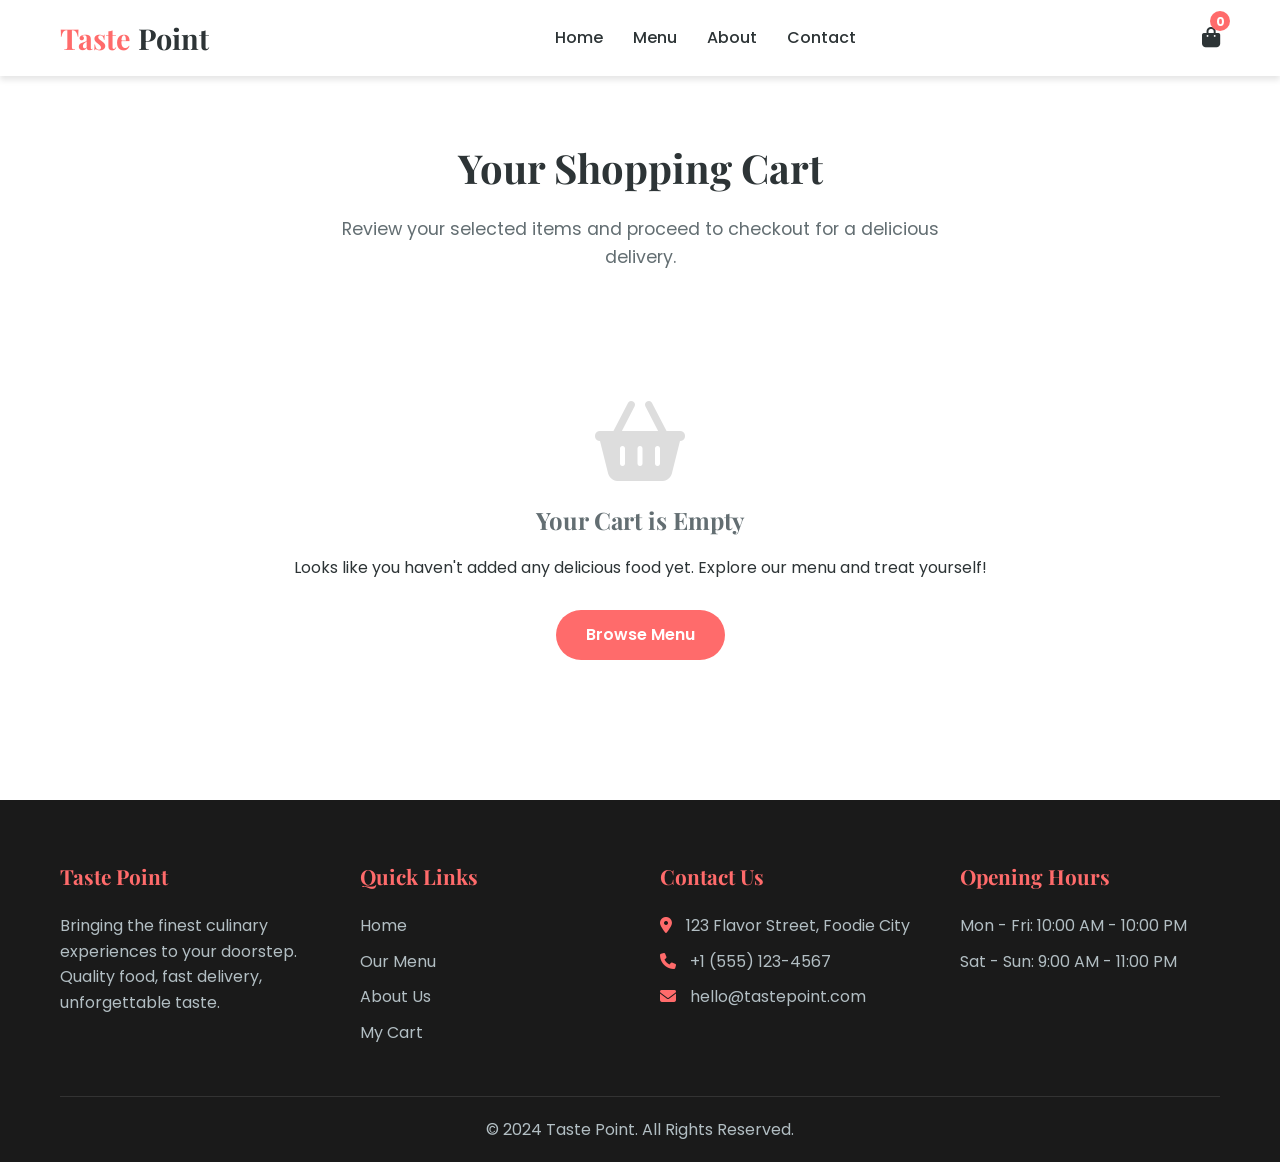
<file: cart.html>
<!DOCTYPE html>
<html lang="en">
<head>
    <meta charset="UTF-8">
    <meta name="viewport" content="width=device-width, initial-scale=1.0">
    <title>Your Cart - Taste Point</title>
    <link rel="preconnect" href="https://fonts.googleapis.com">
    <link rel="preconnect" href="https://fonts.gstatic.com" crossorigin>
    <link href="https://fonts.googleapis.com/css2?family=Playfair+Display:wght@400;700&family=Poppins:wght@300;400;500;600;700&display=swap" rel="stylesheet">
    <link rel="stylesheet" href="https://cdnjs.cloudflare.com/ajax/libs/font-awesome/6.4.0/css/all.min.css">
    <link rel="stylesheet" href="css/style.css">
</head>
<body>
    <header>
        <div class="container">
            <nav>
                <a href="index.html" class="logo">Taste <span>Point</span></a>
                <ul class="nav-links" id="navLinks">
                    <li><a href="index.html">Home</a></li>
                    <li><a href="menu.html">Menu</a></li>
                    <li><a href="index.html#about">About</a></li>
                    <li><a href="index.html#contact">Contact</a></li>
                </ul>
                <div class="nav-icons">
                    <a href="cart.html" class="cart-icon active">
                        <i class="fas fa-shopping-bag"></i>
                        <span class="cart-count" id="cartCount">0</span>
                    </a>
                    <button class="mobile-menu-btn" id="mobileMenuBtn">
                        <i class="fas fa-bars"></i>
                    </button>
                </div>
            </nav>
        </div>
    </header>

    <section class="cart-page">
        <div class="container">
            <div class="section-header">
                <h2>Your Shopping Cart</h2>
                <p>Review your selected items and proceed to checkout for a delicious delivery.</p>
            </div>

            <div id="cartContainer">
                <!-- Cart items rendered by JS -->
            </div>
        </div>
    </section>

    <footer>
        <div class="container">
            <div class="footer-grid">
                <div class="footer-col">
                    <h3>Taste Point</h3>
                    <p>Bringing the finest culinary experiences to your doorstep. Quality food, fast delivery, unforgettable taste.</p>
                </div>
                <div class="footer-col">
                    <h3>Quick Links</h3>
                    <a href="index.html">Home</a>
                    <a href="menu.html">Our Menu</a>
                    <a href="index.html#about">About Us</a>
                    <a href="cart.html">My Cart</a>
                </div>
                <div class="footer-col">
                    <h3>Contact Us</h3>
                    <p><i class="fas fa-map-marker-alt"></i> 123 Flavor Street, Foodie City</p>
                    <p><i class="fas fa-phone"></i> +1 (555) 123-4567</p>
                    <p><i class="fas fa-envelope"></i> hello@tastepoint.com</p>
                </div>
                <div class="footer-col">
                    <h3>Opening Hours</h3>
                    <p>Mon - Fri: 10:00 AM - 10:00 PM</p>
                    <p>Sat - Sun: 9:00 AM - 11:00 PM</p>
                </div>
            </div>
            <div class="footer-bottom">
                <p>© 2024 Taste Point. All Rights Reserved.</p>
            </div>
        </div>
    </footer>

    <script src="js/main.js"></script>
</body>
</html>
</file>
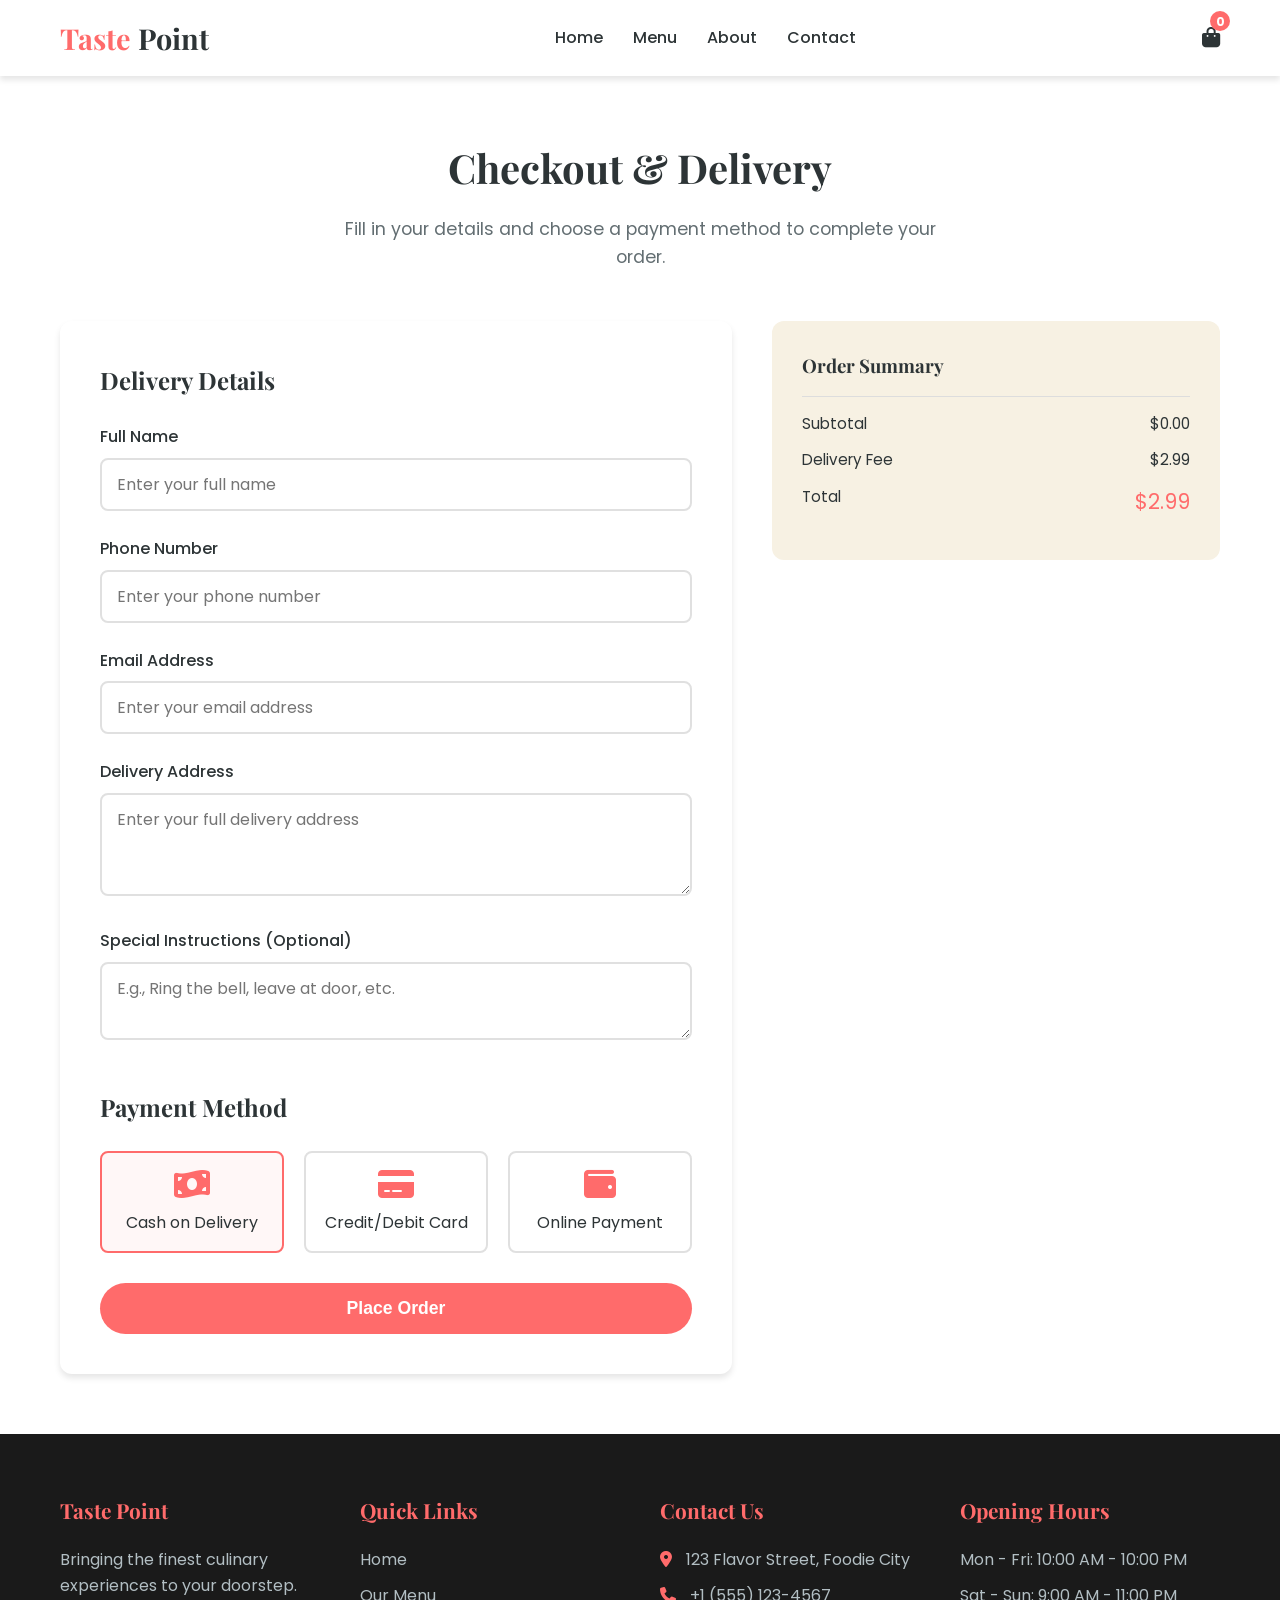
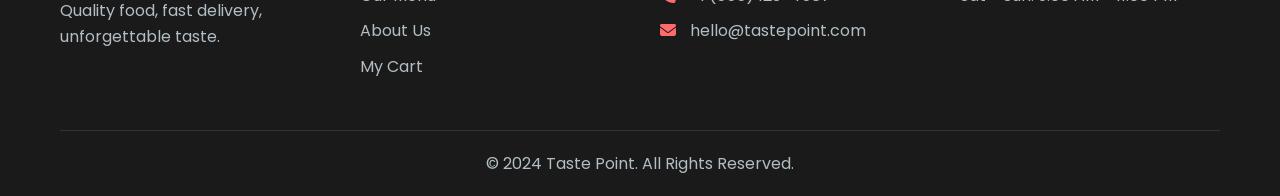
<file: checkout.html>
<!DOCTYPE html>
<html lang="en">
<head>
    <meta charset="UTF-8">
    <meta name="viewport" content="width=device-width, initial-scale=1.0">
    <title>Checkout - Taste Point</title>
    <link rel="preconnect" href="https://fonts.googleapis.com">
    <link rel="preconnect" href="https://fonts.gstatic.com" crossorigin>
    <link href="https://fonts.googleapis.com/css2?family=Playfair+Display:wght@400;700&family=Poppins:wght@300;400;500;600;700&display=swap" rel="stylesheet">
    <link rel="stylesheet" href="https://cdnjs.cloudflare.com/ajax/libs/font-awesome/6.4.0/css/all.min.css">
    <link rel="stylesheet" href="css/style.css">
</head>
<body>
    <header>
        <div class="container">
            <nav>
                <a href="index.html" class="logo">Taste <span>Point</span></a>
                <ul class="nav-links" id="navLinks">
                    <li><a href="index.html">Home</a></li>
                    <li><a href="menu.html">Menu</a></li>
                    <li><a href="index.html#about">About</a></li>
                    <li><a href="index.html#contact">Contact</a></li>
                </ul>
                <div class="nav-icons">
                    <a href="cart.html" class="cart-icon">
                        <i class="fas fa-shopping-bag"></i>
                        <span class="cart-count" id="cartCount">0</span>
                    </a>
                    <button class="mobile-menu-btn" id="mobileMenuBtn">
                        <i class="fas fa-bars"></i>
                    </button>
                </div>
            </nav>
        </div>
    </header>

    <section class="checkout-page">
        <div class="container">
            <div class="section-header">
                <h2>Checkout & Delivery</h2>
                <p>Fill in your details and choose a payment method to complete your order.</p>
            </div>

            <div class="checkout-grid">
                <div class="checkout-form">
                    <h3 style="margin-bottom: 25px; font-size: 1.5rem;">Delivery Details</h3>
                    <form id="checkoutForm">
                        <div class="form-group">
                            <label for="fullName">Full Name</label>
                            <input type="text" id="fullName" name="fullName" placeholder="Enter your full name" required>
                        </div>
                        <div class="form-group">
                            <label for="phone">Phone Number</label>
                            <input type="tel" id="phone" name="phone" placeholder="Enter your phone number" required>
                        </div>
                        <div class="form-group">
                            <label for="email">Email Address</label>
                            <input type="email" id="email" name="email" placeholder="Enter your email address" required>
                        </div>
                        <div class="form-group">
                            <label for="address">Delivery Address</label>
                            <textarea id="address" name="address" rows="3" placeholder="Enter your full delivery address" required></textarea>
                        </div>
                        <div class="form-group">
                            <label for="instructions">Special Instructions (Optional)</label>
                            <textarea id="instructions" name="instructions" rows="2" placeholder="E.g., Ring the bell, leave at door, etc."></textarea>
                        </div>

                        <h3 style="margin: 40px 0 25px; font-size: 1.5rem;">Payment Method</h3>
                        <div class="payment-methods">
                            <div class="payment-method active" data-method="cod">
                                <i class="fas fa-money-bill-wave"></i>
                                <p>Cash on Delivery</p>
                            </div>
                            <div class="payment-method" data-method="card">
                                <i class="fas fa-credit-card"></i>
                                <p>Credit/Debit Card</p>
                            </div>
                            <div class="payment-method" data-method="online">
                                <i class="fas fa-wallet"></i>
                                <p>Online Payment</p>
                            </div>
                        </div>

                        <div style="margin-top: 30px;">
                            <button type="submit" class="btn btn-primary" style="width: 100%; padding: 15px; font-size: 1.1rem;">Place Order</button>
                        </div>
                    </form>
                </div>

                <div class="order-summary-card">
                    <h3>Order Summary</h3>
                    <div id="orderSummary">
                        <!-- Rendered by JS -->
                    </div>
                </div>
            </div>
        </div>
    </section>

    <footer>
        <div class="container">
            <div class="footer-grid">
                <div class="footer-col">
                    <h3>Taste Point</h3>
                    <p>Bringing the finest culinary experiences to your doorstep. Quality food, fast delivery, unforgettable taste.</p>
                </div>
                <div class="footer-col">
                    <h3>Quick Links</h3>
                    <a href="index.html">Home</a>
                    <a href="menu.html">Our Menu</a>
                    <a href="index.html#about">About Us</a>
                    <a href="cart.html">My Cart</a>
                </div>
                <div class="footer-col">
                    <h3>Contact Us</h3>
                    <p><i class="fas fa-map-marker-alt"></i> 123 Flavor Street, Foodie City</p>
                    <p><i class="fas fa-phone"></i> +1 (555) 123-4567</p>
                    <p><i class="fas fa-envelope"></i> hello@tastepoint.com</p>
                </div>
                <div class="footer-col">
                    <h3>Opening Hours</h3>
                    <p>Mon - Fri: 10:00 AM - 10:00 PM</p>
                    <p>Sat - Sun: 9:00 AM - 11:00 PM</p>
                </div>
            </div>
            <div class="footer-bottom">
                <p>© 2024 Taste Point. All Rights Reserved.</p>
            </div>
        </div>
    </footer>

    <script src="js/main.js"></script>
</body>
</html>
</file>
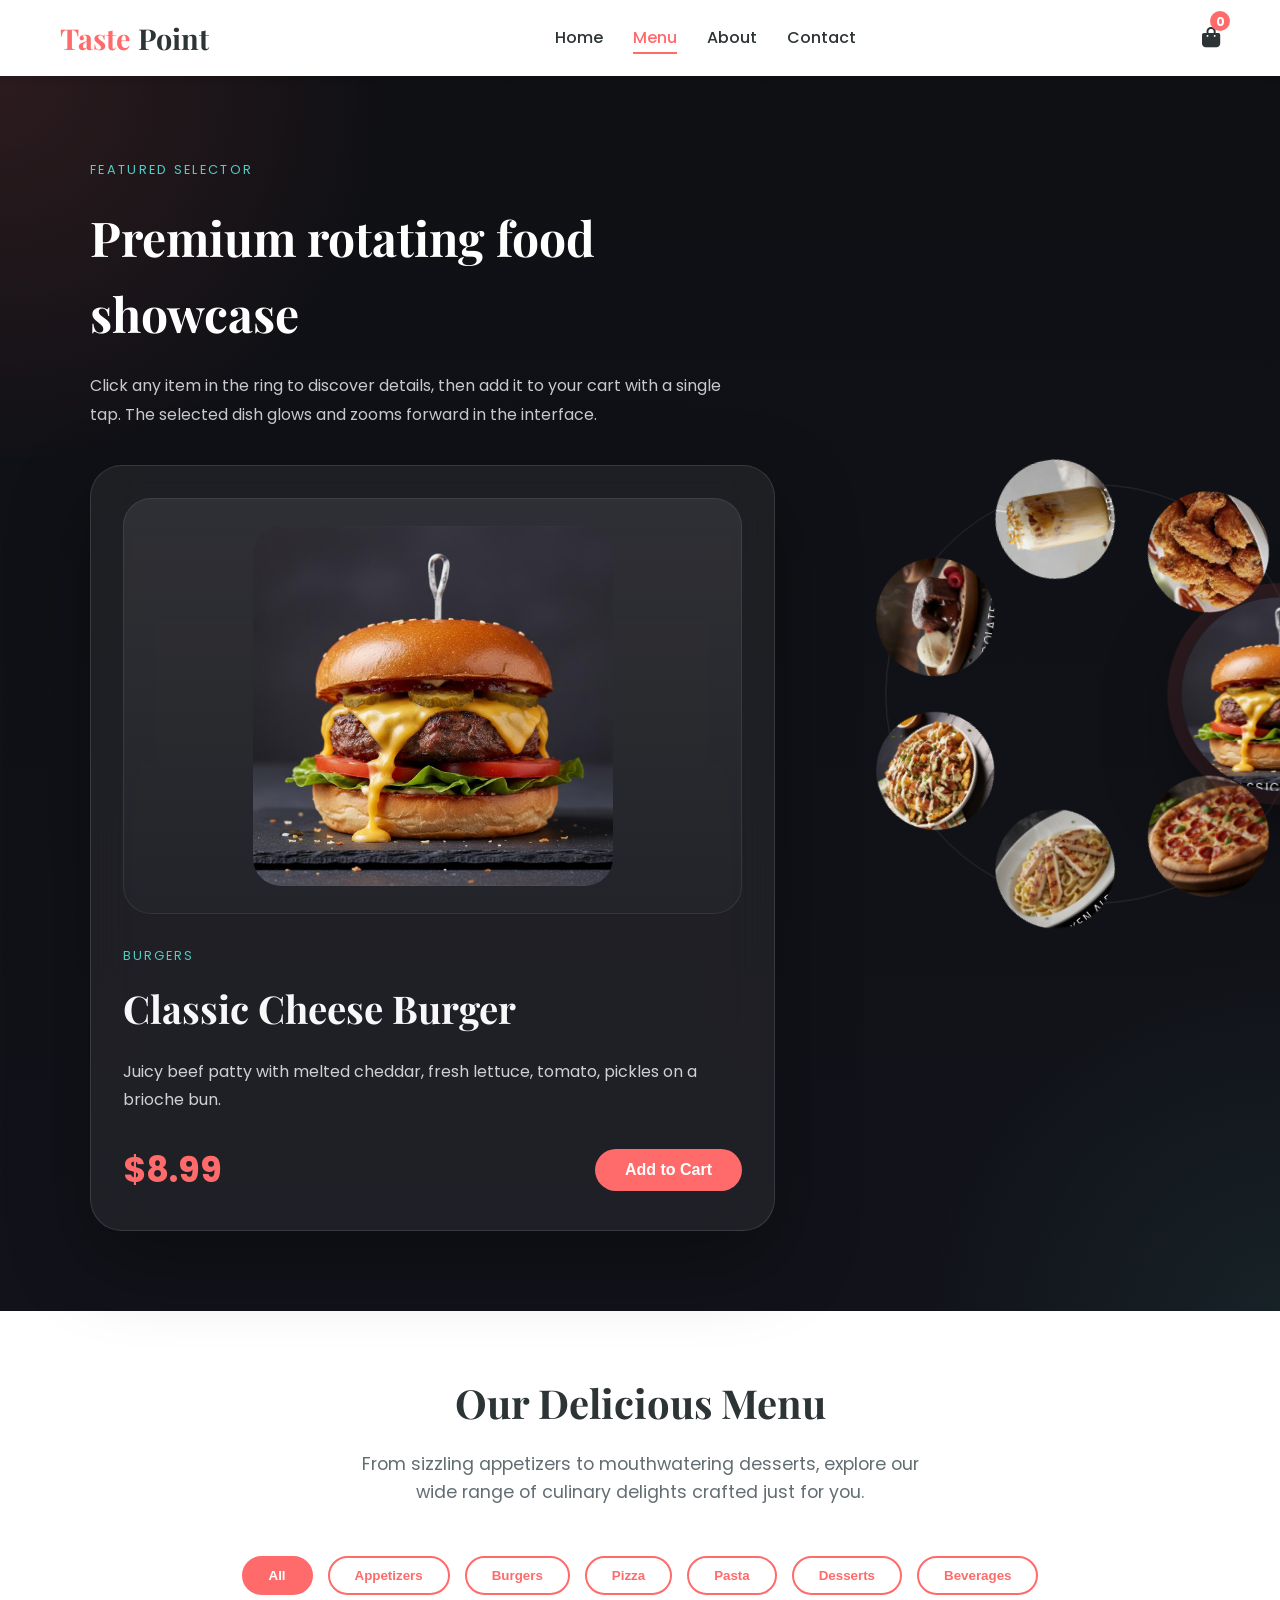
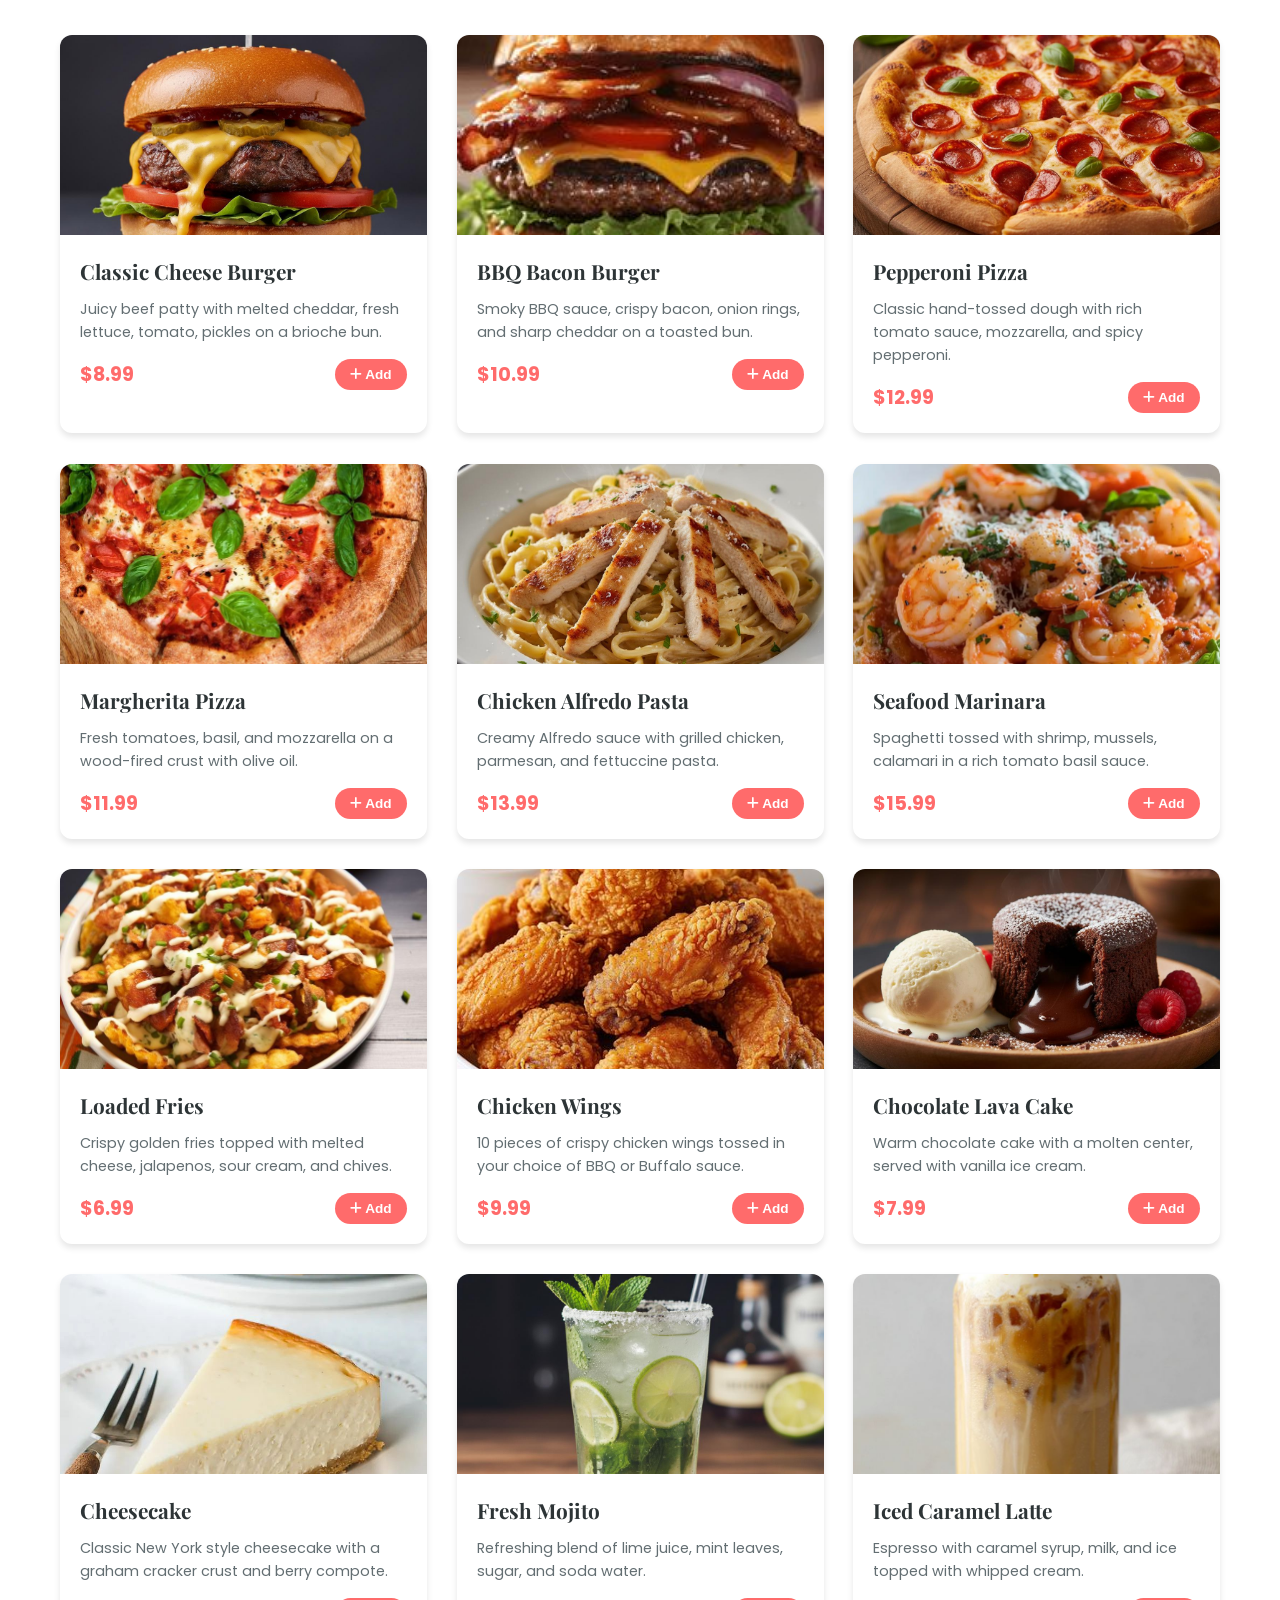
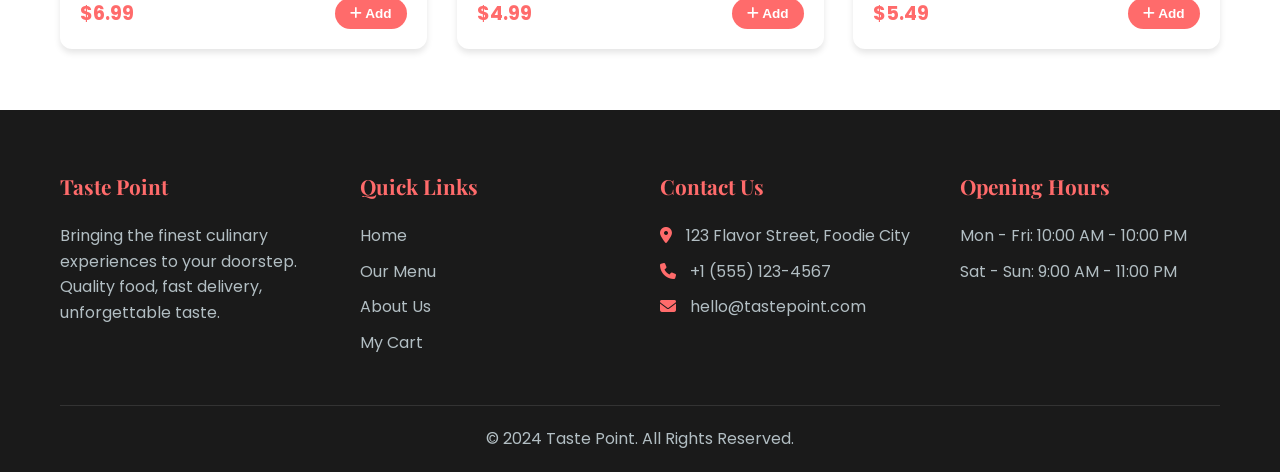
<file: menu.html>
<!DOCTYPE html>
<html lang="en">
<head>
    <meta charset="UTF-8">
    <meta name="viewport" content="width=device-width, initial-scale=1.0">
    <title>Our Menu - Taste Point</title>
    <link rel="preconnect" href="https://fonts.googleapis.com">
    <link rel="preconnect" href="https://fonts.gstatic.com" crossorigin>
    <link href="https://fonts.googleapis.com/css2?family=Playfair+Display:wght@400;700&family=Poppins:wght@300;400;500;600;700&display=swap" rel="stylesheet">
    <link rel="stylesheet" href="https://cdnjs.cloudflare.com/ajax/libs/font-awesome/6.4.0/css/all.min.css">
    <link rel="stylesheet" href="css/style.css">
</head>
<body>
    <header>
        <div class="container">
            <nav>
                <a href="index.html" class="logo">Taste <span>Point</span></a>
                <ul class="nav-links" id="navLinks">
                    <li><a href="index.html">Home</a></li>
                    <li><a href="menu.html" class="active">Menu</a></li>
                    <li><a href="index.html#about">About</a></li>
                    <li><a href="index.html#contact">Contact</a></li>
                </ul>
                <div class="nav-icons">
                    <a href="cart.html" class="cart-icon">
                        <i class="fas fa-shopping-bag"></i>
                        <span class="cart-count" id="cartCount">0</span>
                    </a>
                    <button class="mobile-menu-btn" id="mobileMenuBtn">
                        <i class="fas fa-bars"></i>
                    </button>
                </div>
            </nav>
        </div>
    </header>

    <section class="menu-showcase">
        <div class="container showcase-grid">
            <div class="showcase-panel">
                <div class="showcase-label">Featured selector</div>
                <h2>Premium rotating food showcase</h2>
                <p>Click any item in the ring to discover details, then add it to your cart with a single tap. The selected dish glows and zooms forward in the interface.</p>

                <div class="showcase-card glass-card">
                    <div class="food-preview">
                        <img id="showcasePreviewImage" src="images/food-burger.jpg" alt="Selected food">
                    </div>
                    <div class="food-info">
                        <span class="food-category" id="showcaseCategory">Burgers</span>
                        <h3 id="showcaseName">Classic Cheese Burger</h3>
                        <p id="showcaseDescription">Juicy beef patty with melted cheddar, fresh lettuce, tomato, pickles on a brioche bun.</p>
                        <div class="food-meta">
                            <span class="price" id="showcasePrice">$8.99</span>
                            <button class="btn btn-primary" id="showcaseAddButton">Add to Cart</button>
                        </div>
                    </div>
                </div>
            </div>

            <div class="showcase-ring" id="showcaseRing" aria-label="Rotating food selector"></div>
        </div>
    </section>

    <section class="menu-page">
        <div class="container">
            <div class="section-header">
                <h2>Our Delicious Menu</h2>
                <p>From sizzling appetizers to mouthwatering desserts, explore our wide range of culinary delights crafted just for you.</p>
            </div>

            <div class="menu-categories" id="menuCategories">
                <button class="category-btn active" data-category="all">All</button>
                <button class="category-btn" data-category="appetizers">Appetizers</button>
                <button class="category-btn" data-category="burgers">Burgers</button>
                <button class="category-btn" data-category="pizza">Pizza</button>
                <button class="category-btn" data-category="pasta">Pasta</button>
                <button class="category-btn" data-category="desserts">Desserts</button>
                <button class="category-btn" data-category="beverages">Beverages</button>
            </div>

            <div class="menu-grid" id="menuGrid">
                <!-- Rendered by JS -->
            </div>
        </div>
    </section>

    <footer>
        <div class="container">
            <div class="footer-grid">
                <div class="footer-col">
                    <h3>Taste Point</h3>
                    <p>Bringing the finest culinary experiences to your doorstep. Quality food, fast delivery, unforgettable taste.</p>
                </div>
                <div class="footer-col">
                    <h3>Quick Links</h3>
                    <a href="index.html">Home</a>
                    <a href="menu.html">Our Menu</a>
                    <a href="index.html#about">About Us</a>
                    <a href="cart.html">My Cart</a>
                </div>
                <div class="footer-col">
                    <h3>Contact Us</h3>
                    <p><i class="fas fa-map-marker-alt"></i> 123 Flavor Street, Foodie City</p>
                    <p><i class="fas fa-phone"></i> +1 (555) 123-4567</p>
                    <p><i class="fas fa-envelope"></i> hello@tastepoint.com</p>
                </div>
                <div class="footer-col">
                    <h3>Opening Hours</h3>
                    <p>Mon - Fri: 10:00 AM - 10:00 PM</p>
                    <p>Sat - Sun: 9:00 AM - 11:00 PM</p>
                </div>
            </div>
            <div class="footer-bottom">
                <p>© 2024 Taste Point. All Rights Reserved.</p>
            </div>
        </div>
    </footer>

    <script src="js/main.js"></script>
</body>
</html>
</file>
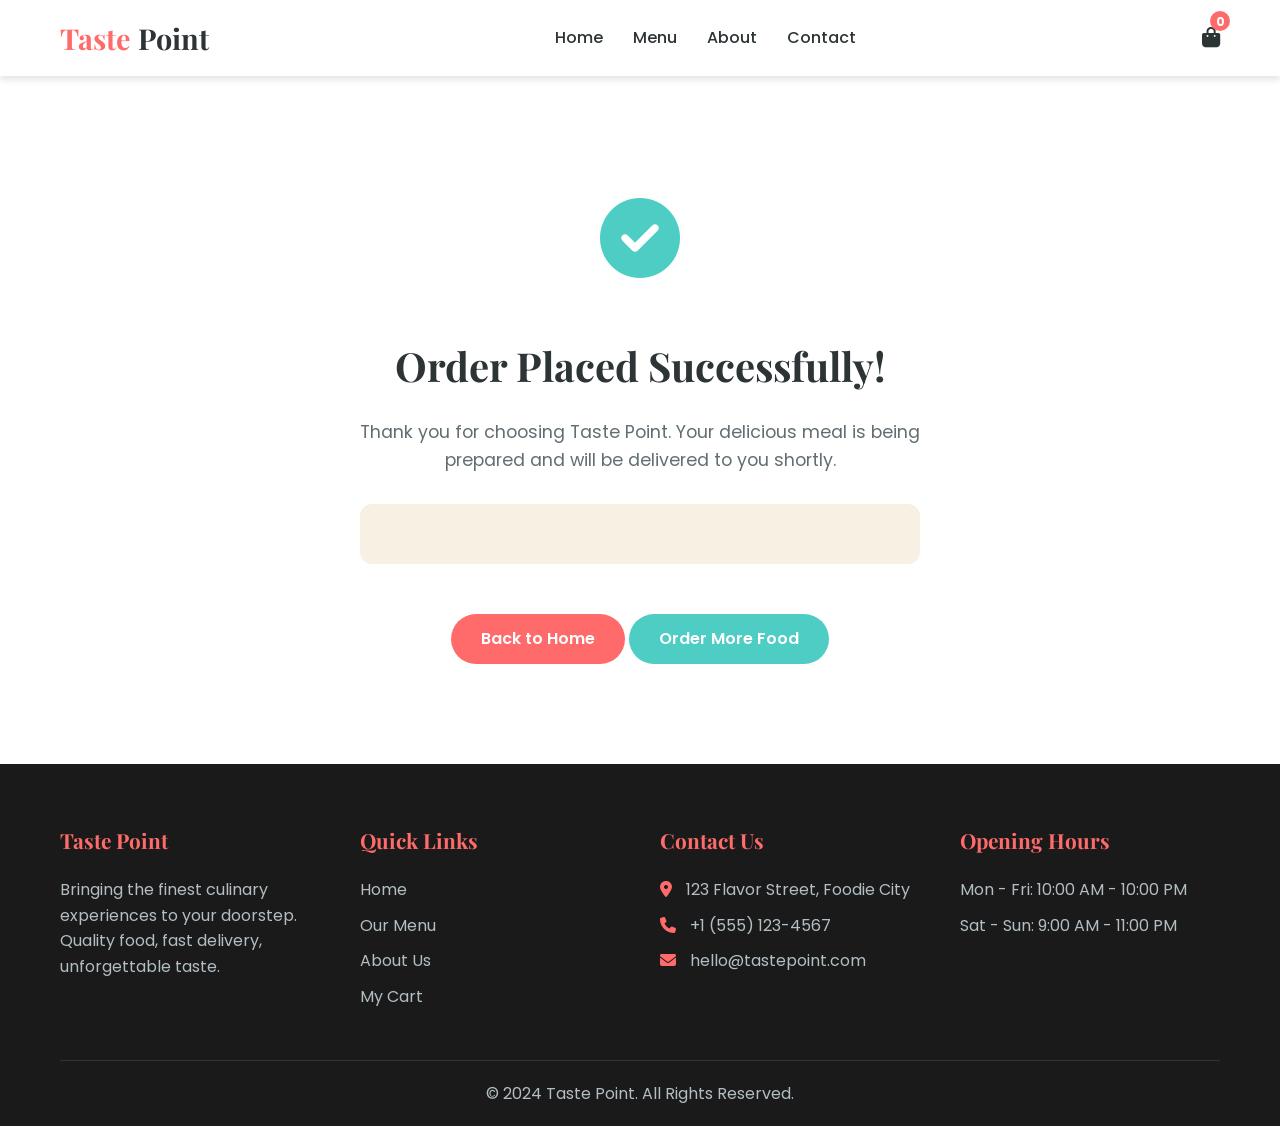
<file: order-confirmation.html>
<!DOCTYPE html>
<html lang="en">
<head>
    <meta charset="UTF-8">
    <meta name="viewport" content="width=device-width, initial-scale=1.0">
    <title>Order Confirmed - Taste Point</title>
    <link rel="preconnect" href="https://fonts.googleapis.com">
    <link rel="preconnect" href="https://fonts.gstatic.com" crossorigin>
    <link href="https://fonts.googleapis.com/css2?family=Playfair+Display:wght@400;700&family=Poppins:wght@300;400;500;600;700&display=swap" rel="stylesheet">
    <link rel="stylesheet" href="https://cdnjs.cloudflare.com/ajax/libs/font-awesome/6.4.0/css/all.min.css">
    <link rel="stylesheet" href="css/style.css">
</head>
<body>
    <header>
        <div class="container">
            <nav>
                <a href="index.html" class="logo">Taste <span>Point</span></a>
                <ul class="nav-links" id="navLinks">
                    <li><a href="index.html">Home</a></li>
                    <li><a href="menu.html">Menu</a></li>
                    <li><a href="index.html#about">About</a></li>
                    <li><a href="index.html#contact">Contact</a></li>
                </ul>
                <div class="nav-icons">
                    <a href="cart.html" class="cart-icon">
                        <i class="fas fa-shopping-bag"></i>
                        <span class="cart-count" id="cartCount">0</span>
                    </a>
                    <button class="mobile-menu-btn" id="mobileMenuBtn">
                        <i class="fas fa-bars"></i>
                    </button>
                </div>
            </nav>
        </div>
    </header>

    <section class="confirmation-page">
        <div class="confirmation-icon">
            <i class="fas fa-check-circle"></i>
        </div>
        <h1>Order Placed Successfully!</h1>
        <p>Thank you for choosing Taste Point. Your delicious meal is being prepared and will be delivered to you shortly.</p>
        
        <div class="order-details" id="confirmationDetails">
            <!-- Rendered by JS -->
        </div>

        <a href="index.html" class="btn btn-primary" style="margin-top: 20px;">Back to Home</a>
        <a href="menu.html" class="btn btn-secondary" style="margin-top: 20px;">Order More Food</a>
    </section>

    <footer>
        <div class="container">
            <div class="footer-grid">
                <div class="footer-col">
                    <h3>Taste Point</h3>
                    <p>Bringing the finest culinary experiences to your doorstep. Quality food, fast delivery, unforgettable taste.</p>
                </div>
                <div class="footer-col">
                    <h3>Quick Links</h3>
                    <a href="index.html">Home</a>
                    <a href="menu.html">Our Menu</a>
                    <a href="index.html#about">About Us</a>
                    <a href="cart.html">My Cart</a>
                </div>
                <div class="footer-col">
                    <h3>Contact Us</h3>
                    <p><i class="fas fa-map-marker-alt"></i> 123 Flavor Street, Foodie City</p>
                    <p><i class="fas fa-phone"></i> +1 (555) 123-4567</p>
                    <p><i class="fas fa-envelope"></i> hello@tastepoint.com</p>
                </div>
                <div class="footer-col">
                    <h3>Opening Hours</h3>
                    <p>Mon - Fri: 10:00 AM - 10:00 PM</p>
                    <p>Sat - Sun: 9:00 AM - 11:00 PM</p>
                </div>
            </div>
            <div class="footer-bottom">
                <p>© 2024 Taste Point. All Rights Reserved.</p>
            </div>
        </div>
    </footer>

    <script src="js/main.js"></script>
</body>
</html>
</file>
<file: css/style.css>
:root {
    --primary-color: #ff6b6b;
    --primary-hover: #ff5252;
    --secondary-color: #4ecdc4;
    --dark-color: #2d3436;
    --light-color: #f7f1e3;
    --text-color: #2d3436;
    --text-light: #636e72;
    --white: #ffffff;
    --shadow: 0 4px 6px rgba(0, 0, 0, 0.1);
    --shadow-lg: 0 10px 25px rgba(0, 0, 0, 0.15);
    --radius: 12px;
    --transition: all 0.3s ease;
}

* {
    margin: 0;
    padding: 0;
    box-sizing: border-box;
}

body {
    font-family: 'Poppins', sans-serif;
    color: var(--text-color);
    background-color: var(--white);
    line-height: 1.6;
}

h1, h2, h3, h4 {
    font-family: 'Playfair Display', serif;
    font-weight: 700;
}

a {
    text-decoration: none;
    color: inherit;
}

img {
    max-width: 100%;
    display: block;
}

.container {
    max-width: 1200px;
    margin: 0 auto;
    padding: 0 20px;
}

.btn {
    display: inline-block;
    padding: 12px 30px;
    border-radius: 50px;
    font-weight: 600;
    transition: var(--transition);
    cursor: pointer;
    border: none;
    font-size: 1rem;
}

.btn-primary {
    background-color: var(--primary-color);
    color: var(--white);
}

.btn-primary:hover {
    background-color: var(--primary-hover);
    transform: translateY(-2px);
    box-shadow: var(--shadow-lg);
}

.btn-secondary {
    background-color: var(--secondary-color);
    color: var(--white);
}

.btn-secondary:hover {
    background-color: #3dbdb4;
    transform: translateY(-2px);
}

.btn-outline {
    background-color: transparent;
    border: 2px solid var(--white);
    color: var(--white);
}

.btn-outline:hover {
    background-color: var(--white);
    color: var(--primary-color);
}

body {
    opacity: 0;
    animation: pageFadeIn 0.45s ease forwards;
    animation-delay: 0.05s;
}

@keyframes pageFadeIn {
    from { opacity: 0; }
    to { opacity: 1; }
}

header {
    animation: headerDrop 0.7s ease-out forwards;
}

@keyframes headerDrop {
    from { opacity: 0; transform: translateY(-15px); }
    to { opacity: 1; transform: translateY(0); }
}

.hero {
    animation: heroBgZoom 20s ease-in-out infinite alternate;
}

@keyframes heroBgZoom {
    from { background-size: 100% auto; }
    to { background-size: 110% auto; }
}

.btn:hover {
    transform: translateY(-3px) scale(1.02);
    box-shadow: var(--shadow-lg);
}

.cart-count.pop {
    animation: popBadge 0.35s ease;
}

@keyframes popBadge {
    0%, 100% { transform: scale(1); }
    50% { transform: scale(1.4); }
}

.reveal {
    opacity: 0;
    transform: translateY(30px);
    transition: opacity 0.7s ease, transform 0.7s ease;
    will-change: opacity, transform;
}

.reveal.visible {
    opacity: 1;
    transform: translateY(0);
}

.section-header {
    text-align: center;
    margin-bottom: 50px;
}

.section-header h2 {
    font-size: 2.5rem;
    color: var(--dark-color);
    margin-bottom: 15px;
}

.section-header p {
    color: var(--text-light);
    font-size: 1.1rem;
    max-width: 600px;
    margin: 0 auto;
}

/* Header & Navigation */
header {
    background-color: var(--white);
    box-shadow: var(--shadow);
    position: sticky;
    top: 0;
    z-index: 1000;
}

nav {
    display: flex;
    justify-content: space-between;
    align-items: center;
    padding: 15px 0;
}

.logo {
    font-family: 'Playfair Display', serif;
    font-size: 1.8rem;
    font-weight: 700;
    color: var(--primary-color);
}

.logo span {
    color: var(--dark-color);
}

.nav-links {
    display: flex;
    list-style: none;
    gap: 30px;
}

.nav-links a {
    font-weight: 500;
    transition: var(--transition);
    position: relative;
}

.nav-links a:hover,
.nav-links a.active {
    color: var(--primary-color);
}

.nav-links a::after {
    content: '';
    position: absolute;
    bottom: -5px;
    left: 0;
    width: 0;
    height: 2px;
    background-color: var(--primary-color);
    transition: var(--transition);
}

.nav-links a:hover::after,
.nav-links a.active::after {
    width: 100%;
}

.nav-icons {
    display: flex;
    align-items: center;
    gap: 20px;
}

.nav-icons a {
    text-decoration: none;
    color: var(--dark-color);
}

.cart-icon {
    position: relative;
    font-size: 1.3rem;
    color: var(--dark-color);
    transition: var(--transition);
}

.cart-icon:hover {
    color: var(--primary-color);
}

.cart-count {
    position: absolute;
    top: -10px;
    right: -10px;
    background-color: var(--primary-color);
    color: var(--white);
    font-size: 0.75rem;
    width: 20px;
    height: 20px;
    border-radius: 50%;
    display: flex;
    align-items: center;
    justify-content: center;
    font-weight: 700;
}

.mobile-menu-btn {
    display: none;
    background: none;
    border: none;
    font-size: 1.5rem;
    cursor: pointer;
    color: var(--dark-color);
}

/* Hero Section */
.hero {
    height: 80vh;
    min-height: 600px;
    background: linear-gradient(rgba(0, 0, 0, 0.5), rgba(0, 0, 0, 0.5)), url('../images/hero-bg.jpg') no-repeat center center/cover;
    display: flex;
    align-items: center;
    text-align: center;
    color: var(--white);
}

.hero-content h1 {
    font-size: 4rem;
    margin-bottom: 20px;
    text-shadow: 2px 2px 4px rgba(0, 0, 0, 0.3);
}

.hero-content p {
    font-size: 1.3rem;
    margin-bottom: 40px;
    max-width: 700px;
    margin-left: auto;
    margin-right: auto;
}

.hero-buttons {
    display: flex;
    gap: 20px;
    justify-content: center;
}

/* About Section */
.about {
    padding: 80px 0;
    background-color: var(--light-color);
}

.about-content {
    display: grid;
    grid-template-columns: 1fr 1fr;
    gap: 50px;
    align-items: center;
}

.about-img {
    border-radius: var(--radius);
    overflow: hidden;
    box-shadow: var(--shadow-lg);
}

.about-text h2 {
    font-size: 2.5rem;
    margin-bottom: 20px;
    color: var(--dark-color);
}

.about-text p {
    margin-bottom: 20px;
    color: var(--text-light);
}

.features-list {
    list-style: none;
    margin-top: 30px;
}

.features-list li {
    margin-bottom: 15px;
    display: flex;
    align-items: center;
    gap: 10px;
}

.features-list i {
    color: var(--secondary-color);
    font-size: 1.2rem;
}

/* Featured Menu */
.featured {
    padding: 80px 0;
}

.menu-showcase {
    padding: 80px 0;
    background: radial-gradient(circle at top left, rgba(255,107,107,0.12), transparent 22%),
                radial-gradient(circle at bottom right, rgba(78,205,196,0.08), transparent 20%),
                linear-gradient(180deg, #0f1014 0%, #12131a 100%);
    color: #f8f8fa;
}

.showcase-grid {
    display: grid;
    grid-template-columns: minmax(420px, 1.3fr) minmax(380px, 0.7fr);
    gap: 60px;
    align-items: center;
}

.showcase-panel {
    padding-left: 30px;
}

.showcase-label {
    display: inline-block;
    margin-bottom: 18px;
    color: var(--secondary-color);
    letter-spacing: 0.18em;
    font-size: 0.8rem;
    text-transform: uppercase;
}

.showcase-panel h2 {
    font-size: 3rem;
    margin-bottom: 20px;
    color: #ffffff;
}

.showcase-panel p {
    color: rgba(248,248,250,0.8);
    max-width: 640px;
    line-height: 1.8;
    margin-bottom: 35px;
}

.glass-card {
    background: rgba(255,255,255,0.06);
    border: 1px solid rgba(255,255,255,0.12);
    backdrop-filter: blur(24px);
    box-shadow: 0 30px 80px rgba(0,0,0,0.35);
    border-radius: 32px;
    padding: 32px;
}

.food-preview {
    background: linear-gradient(180deg, rgba(255,255,255,0.08), rgba(255,255,255,0.02));
    border-radius: 28px;
    padding: 28px;
    display: flex;
    justify-content: center;
    align-items: center;
    box-shadow: inset 0 0 0 1px rgba(255,255,255,0.08);
}

.food-preview img {
    width: 100%;
    max-width: 360px;
    border-radius: 28px;
    transition: transform 0.6s ease, filter 0.6s ease;
    transform: perspective(600px) translateZ(0);
}

.food-info {
    margin-top: 28px;
}

.food-category {
    display: inline-block;
    margin-bottom: 12px;
    color: var(--secondary-color);
    text-transform: uppercase;
    letter-spacing: 0.16em;
    font-size: 0.8rem;
}

.food-info h3 {
    font-size: 2.4rem;
    margin-bottom: 18px;
}

.food-info p {
    color: rgba(248,248,250,0.82);
    line-height: 1.75;
    margin-bottom: 28px;
}

.food-meta {
    display: flex;
    align-items: center;
    justify-content: space-between;
    gap: 18px;
    flex-wrap: wrap;
}

.food-meta .price {
    font-size: 2.2rem;
    font-weight: 700;
    color: var(--primary-color);
}

.showcase-ring {
    position: relative;
    width: 520px;
    height: 520px;
    margin: 0 auto;
    perspective: 1200px;
}

.showcase-ring::before {
    content: '';
    position: absolute;
    inset: 50px;
    border: 1px solid rgba(255,255,255,0.08);
    border-radius: 50%;
    box-shadow: inset 0 0 0 1px rgba(255,255,255,0.04);
}

.ring-item {
    position: absolute;
    top: 50%;
    left: 50%;
    width: 120px;
    height: 120px;
    margin: -60px 0 0 -60px;
    border-radius: 50%;
    overflow: hidden;
    cursor: pointer;
    transform-style: preserve-3d;
    transition: transform 0.8s ease, width 0.8s ease, height 0.8s ease, margin 0.8s ease, box-shadow 0.5s ease, filter 0.5s ease;
    filter: grayscale(0.15) brightness(0.95);
}

.ring-item img {
    width: 100%;
    height: 100%;
    object-fit: cover;
    border-radius: 50%;
}

.ring-item.active {
    width: 190px;
    height: 190px;
    margin: -95px 0 0 -95px;
    z-index: 10;
    filter: none;
    box-shadow: 0 30px 80px rgba(0,0,0,0.45), 0 0 0 14px rgba(255,107,107,0.12);
}

.ring-item.active img {
    transform: scale(1.06);
}

.ring-item span {
    position: absolute;
    bottom: -26px;
    left: 50%;
    transform: translateX(-50%);
    width: 140px;
    text-align: center;
    color: rgba(255,255,255,0.9);
    font-size: 0.75rem;
    letter-spacing: 0.1em;
    text-transform: uppercase;
}

@keyframes ringBodySpin {
    from { transform: rotateZ(0deg); }
    to { transform: rotateZ(360deg); }
}

.showcase-ring {
    animation: ringBodySpin 40s linear infinite;
}

@media (max-width: 1024px) {
    .showcase-grid {
        grid-template-columns: 1fr;
    }

    .showcase-ring {
        width: 100%;
        height: 420px;
    }
}

@media (max-width: 780px) {
    .showcase-panel h2 {
        font-size: 2.2rem;
    }

    .food-preview img {
        max-width: 280px;
    }

    .showcase-ring {
        height: 360px;
    }
}

.menu-grid {
    display: grid;
    grid-template-columns: repeat(auto-fill, minmax(280px, 1fr));
    gap: 30px;
}

.menu-card {
    background-color: var(--white);
    border-radius: var(--radius);
    overflow: hidden;
    box-shadow: var(--shadow);
    transition: var(--transition);
}

.menu-card:hover {
    transform: translateY(-10px);
    box-shadow: var(--shadow-lg);
}

.menu-card-img {
    height: 200px;
    overflow: hidden;
}

.menu-card-img img {
    width: 100%;
    height: 100%;
    object-fit: cover;
    transition: var(--transition);
}

.menu-card:hover .menu-card-img img {
    transform: scale(1.1);
}

.menu-card-content {
    padding: 20px;
}

.menu-card-content h3 {
    font-size: 1.3rem;
    margin-bottom: 10px;
}

.menu-card-content p {
    color: var(--text-light);
    font-size: 0.9rem;
    margin-bottom: 15px;
}

.menu-card-footer {
    display: flex;
    justify-content: space-between;
    align-items: center;
}

.price {
    font-size: 1.2rem;
    font-weight: 700;
    color: var(--primary-color);
}

/* Testimonials */
.testimonials {
    padding: 80px 0;
    background-color: var(--dark-color);
    color: var(--white);
}

.testimonials .section-header h2,
.testimonials .section-header p {
    color: var(--white);
}

.testimonial-grid {
    display: grid;
    grid-template-columns: repeat(auto-fill, minmax(300px, 1fr));
    gap: 30px;
}

.testimonial-card {
    background-color: rgba(255, 255, 255, 0.1);
    padding: 30px;
    border-radius: var(--radius);
    backdrop-filter: blur(10px);
}

.testimonial-card p {
    font-style: italic;
    margin-bottom: 20px;
    line-height: 1.8;
}

.testimonial-author {
    display: flex;
    align-items: center;
    gap: 15px;
}

.testimonial-author img {
    width: 50px;
    height: 50px;
    border-radius: 50%;
    object-fit: cover;
}

.testimonial-author h4 {
    font-size: 1rem;
    margin-bottom: 5px;
}

.testimonial-author .stars {
    color: var(--secondary-color);
}

/* Footer */
footer {
    background-color: #1a1a1a;
    color: var(--white);
    padding: 60px 0 0;
}

.footer-grid {
    display: grid;
    grid-template-columns: repeat(auto-fit, minmax(200px, 1fr));
    gap: 40px;
    margin-bottom: 40px;
}

.footer-col h3 {
    font-size: 1.3rem;
    margin-bottom: 20px;
    color: var(--primary-color);
}

.footer-col p,
.footer-col a {
    color: #b2bec3;
    display: block;
    margin-bottom: 10px;
    transition: var(--transition);
}

.footer-col a {
    text-decoration: none;
    color: #b2bec3;
}

.footer-col a:hover {
    color: var(--primary-color);
    padding-left: 5px;
}

.footer-col i {
    margin-right: 10px;
    color: var(--primary-color);
}

.footer-bottom {
    border-top: 1px solid #333;
    padding: 20px 0;
    text-align: center;
    color: #b2bec3;
}

/* Menu Page */
.menu-page {
    padding: 60px 0;
}

.menu-categories {
    display: flex;
    justify-content: center;
    gap: 15px;
    margin-bottom: 40px;
    flex-wrap: wrap;
}

.category-btn {
    padding: 10px 25px;
    border: 2px solid var(--primary-color);
    background: none;
    color: var(--primary-color);
    border-radius: 50px;
    cursor: pointer;
    font-weight: 600;
    transition: var(--transition);
}

.category-btn:hover,
.category-btn.active {
    background-color: var(--primary-color);
    color: var(--white);
}

/* Cart Page */
.cart-page {
    padding: 60px 0;
    min-height: 60vh;
}

.cart-empty {
    text-align: center;
    padding: 80px 20px;
}

.cart-empty i {
    font-size: 5rem;
    color: #ddd;
    margin-bottom: 20px;
}

.cart-empty h2 {
    margin-bottom: 15px;
    color: var(--text-light);
}

.cart-items {
    background-color: var(--white);
    border-radius: var(--radius);
    box-shadow: var(--shadow);
    overflow: hidden;
}

.cart-item {
    display: grid;
    grid-template-columns: 100px 2fr 1fr 1fr 50px;
    gap: 20px;
    align-items: center;
    padding: 20px;
    border-bottom: 1px solid #eee;
}

.cart-item:last-child {
    border-bottom: none;
}

.cart-item-img {
    width: 80px;
    height: 80px;
    border-radius: 8px;
    object-fit: cover;
}

.cart-item-details h3 {
    font-size: 1.1rem;
    margin-bottom: 5px;
}

.cart-item-details p {
    font-size: 0.9rem;
    color: var(--text-light);
}

.quantity-control {
    display: flex;
    align-items: center;
    gap: 10px;
}

.qty-btn {
    width: 30px;
    height: 30px;
    border-radius: 50%;
    border: 1px solid #ddd;
    background: none;
    cursor: pointer;
    display: flex;
    align-items: center;
    justify-content: center;
    transition: var(--transition);
}

.qty-btn:hover {
    background-color: var(--primary-color);
    color: var(--white);
    border-color: var(--primary-color);
}

.remove-btn {
    background: none;
    border: none;
    color: #e74c3c;
    cursor: pointer;
    font-size: 1.2rem;
    transition: var(--transition);
}

.remove-btn:hover {
    transform: scale(1.1);
}

.cart-summary {
    background-color: var(--light-color);
    padding: 30px;
    border-radius: var(--radius);
    margin-top: 30px;
    max-width: 400px;
    margin-left: auto;
}

.cart-summary h3 {
    margin-bottom: 20px;
    font-size: 1.5rem;
}

.summary-row {
    display: flex;
    justify-content: space-between;
    margin-bottom: 15px;
}

.summary-row.total {
    font-size: 1.3rem;
    font-weight: 700;
    border-top: 2px solid #ddd;
    padding-top: 15px;
    margin-top: 15px;
}

/* Checkout Page */
.checkout-page {
    padding: 60px 0;
}

.checkout-grid {
    display: grid;
    grid-template-columns: 1.5fr 1fr;
    gap: 40px;
}

.checkout-form {
    background-color: var(--white);
    padding: 40px;
    border-radius: var(--radius);
    box-shadow: var(--shadow);
}

.form-group {
    margin-bottom: 25px;
}

.form-group label {
    display: block;
    margin-bottom: 8px;
    font-weight: 500;
}

.form-group input,
.form-group textarea,
.form-group select {
    width: 100%;
    padding: 12px 15px;
    border: 2px solid #e0e0e0;
    border-radius: 8px;
    font-family: inherit;
    font-size: 1rem;
    transition: var(--transition);
}

.form-group input:focus,
.form-group textarea:focus,
.form-group select:focus {
    outline: none;
    border-color: var(--primary-color);
}

.payment-methods {
    display: flex;
    gap: 20px;
    flex-wrap: wrap;
}

.payment-method {
    flex: 1;
    min-width: 150px;
    border: 2px solid #e0e0e0;
    border-radius: 8px;
    padding: 15px;
    text-align: center;
    cursor: pointer;
    transition: var(--transition);
}

.payment-method:hover,
.payment-method.active {
    border-color: var(--primary-color);
    background-color: rgba(255, 107, 107, 0.05);
}

.payment-method i {
    font-size: 2rem;
    margin-bottom: 10px;
    color: var(--primary-color);
}

.order-summary-card {
    background-color: var(--light-color);
    padding: 30px;
    border-radius: var(--radius);
    height: fit-content;
    position: sticky;
    top: 100px;
}

.order-item {
    display: flex;
    justify-content: space-between;
    margin-bottom: 12px;
    font-size: 0.95rem;
}

/* Confirmation Page */
.confirmation-page {
    padding: 100px 20px;
    text-align: center;
    max-width: 600px;
    margin: 0 auto;
}

.confirmation-icon {
    font-size: 5rem;
    color: var(--secondary-color);
    margin-bottom: 30px;
}

.confirmation-page h1 {
    font-size: 2.5rem;
    margin-bottom: 20px;
}

.confirmation-page p {
    color: var(--text-light);
    margin-bottom: 15px;
    font-size: 1.1rem;
}

.order-details {
    background-color: var(--light-color);
    padding: 30px;
    border-radius: var(--radius);
    margin: 30px 0;
    text-align: left;
}

.order-details h3 {
    margin-bottom: 20px;
    border-bottom: 2px solid #ddd;
    padding-bottom: 10px;
}

/* Responsive Design */
@media (max-width: 992px) {
    .about-content,
    .checkout-grid {
        grid-template-columns: 1fr;
    }

    .hero-content h1 {
        font-size: 3rem;
    }
}

@media (max-width: 768px) {
    .nav-links {
        display: none;
        position: absolute;
        top: 70px;
        left: 0;
        width: 100%;
        background-color: var(--white);
        flex-direction: column;
        padding: 20px;
        box-shadow: var(--shadow);
        gap: 15px;
    }

    .nav-links.active {
        display: flex;
    }

    .mobile-menu-btn {
        display: block;
    }

    .hero {
        height: auto;
        padding: 100px 20px;
        min-height: 500px;
    }

    .hero-content h1 {
        font-size: 2.5rem;
    }

    .hero-content p {
        font-size: 1rem;
    }

    .hero-buttons {
        flex-direction: column;
    }

    .section-header h2 {
        font-size: 2rem;
    }

    .cart-item {
        grid-template-columns: 80px 1fr;
        gap: 10px;
    }

    .cart-item-img {
        grid-row: span 2;
    }

    .quantity-control {
        justify-content: flex-start;
    }

    .cart-summary {
        max-width: 100%;
    }
}
</file>
